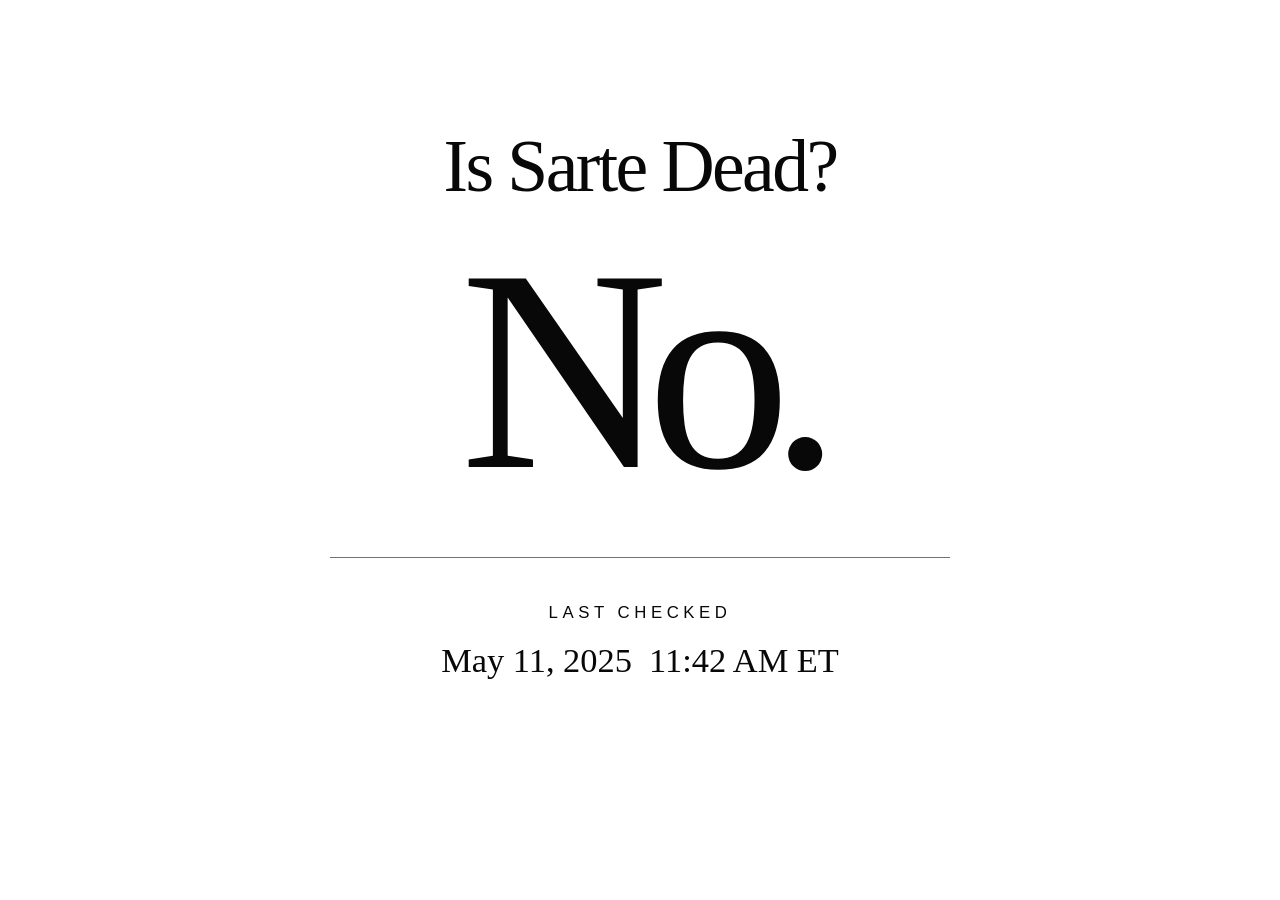
<file: index.html>
<!doctype html>
<html lang="en">
<head>
  <meta charset="utf-8">
  <meta name="viewport" content="width=device-width, initial-scale=1">
  <title>Is Sarte Dead?</title>
  <meta name="description" content="A single-serving status page.">
  <link rel="stylesheet" href="styles.css">
</head>
<body>
  <main class="status-page">
    <section class="status" aria-labelledby="question">
      <h1 id="question">Is Sarte Dead?</h1>
      <p class="answer">No.</p>

      <div class="divider" aria-hidden="true"></div>

      <div class="checked">
        <p class="label">Last checked</p>
        <time datetime="2025-05-11T11:42:00-04:00">May 11, 2025&nbsp;&nbsp;11:42 AM ET</time>
      </div>
    </section>
  </main>
</body>
</html>
</file>
<file: styles.css>
* {
  box-sizing: border-box;
}

html,
body {
  margin: 0;
  min-height: 100%;
}

body {
  background: #fff;
  color: #080808;
  font-family: Georgia, "Times New Roman", serif;
}

.status-page {
  min-height: 100vh;
  display: grid;
  place-items: center;
  padding: 6vh 24px 12vh;
}

.status {
  width: min(100%, 720px);
  text-align: center;
  transform: translateY(-2vh);
}

h1 {
  margin: 0 0 0.55em;
  font-size: clamp(2.4rem, 6vw, 4.6rem);
  font-weight: 400;
  line-height: 1.05;
  letter-spacing: -0.035em;
}

.answer {
  margin: 0;
  font-size: clamp(9rem, 27vw, 18rem);
  font-weight: 400;
  line-height: 0.86;
  letter-spacing: -0.075em;
}

.divider {
  width: min(100%, 620px);
  height: 1px;
  margin: clamp(3rem, 7vh, 5.5rem) auto clamp(2.2rem, 5vh, 3.5rem);
  background: rgba(0, 0, 0, 0.55);
}

.checked {
  display: grid;
  gap: 1.1rem;
}

.label {
  margin: 0;
  font-family: Arial, Helvetica, sans-serif;
  font-size: clamp(0.85rem, 1.5vw, 1.05rem);
  font-weight: 400;
  text-transform: uppercase;
  letter-spacing: 0.27em;
}

time {
  font-size: clamp(1.45rem, 3vw, 2.15rem);
  line-height: 1.2;
}

@media (max-width: 520px) {
  .status-page {
    padding-inline: 20px;
  }

  h1 {
    margin-bottom: 0.8em;
  }

  .answer {
    font-size: clamp(8rem, 45vw, 12rem);
  }

  time {
    font-size: 1.35rem;
  }
}
</file>
